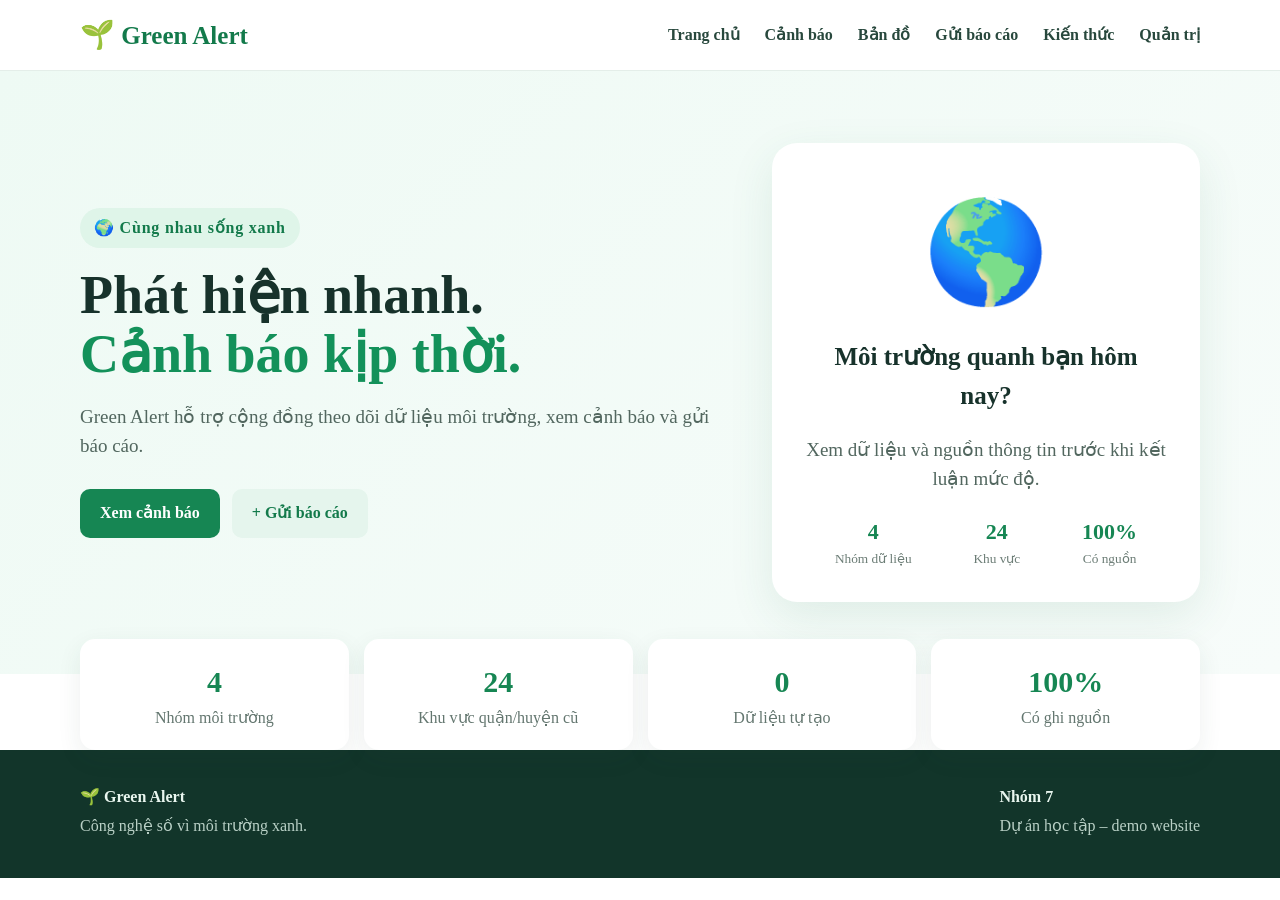
<file: index.html>
<!DOCTYPE html>
<html lang="vi"><head><meta charset="UTF-8"><meta name="viewport" content="width=device-width,initial-scale=1.0"><title>Green Alert - Trang chủ</title><link rel="stylesheet" href="style.css"></head>
<body><header class="header"><div class="container nav"><a class="brand" href="index.html"><span>🌱</span> Green Alert</a><button class="menu-btn" id="menuBtn">☰</button><nav id="navMenu"><a class="active" href="index.html">Trang chủ</a><a href="alerts.html">Cảnh báo</a><a href="map.html">Bản đồ</a><a href="report.html">Gửi báo cáo</a><a href="knowledge.html">Kiến thức</a><a href="admin.html">Quản trị</a></nav></div></header>
<main><section class="hero"><div class="container hero-grid"><div><span class="badge">🌍 Cùng nhau sống xanh</span><h1>Phát hiện nhanh.<br><span>Cảnh báo kịp thời.</span></h1><p>Green Alert hỗ trợ cộng đồng theo dõi dữ liệu môi trường, xem cảnh báo và gửi báo cáo.</p><div class="actions"><a class="btn primary" href="alerts.html">Xem cảnh báo</a><a class="btn secondary" href="report.html">+ Gửi báo cáo</a></div></div><div class="hero-card"><div class="earth">🌎</div><h3>Môi trường quanh bạn hôm nay?</h3><p>Xem dữ liệu và nguồn thông tin trước khi kết luận mức độ.</p><div class="mini-stats"><span><b>4</b><small>Nhóm dữ liệu</small></span><span><b>24</b><small>Khu vực</small></span><span><b>100%</b><small>Có nguồn</small></span></div></div></div></section><section class="stats container"><div><strong>4</strong><span>Nhóm môi trường</span></div><div><strong>24</strong><span>Khu vực quận/huyện cũ</span></div><div><strong>0</strong><span>Dữ liệu tự tạo</span></div><div><strong>100%</strong><span>Có ghi nguồn</span></div></section></main><footer><div class="container footer"><div><b>🌱 Green Alert</b><p>Công nghệ số vì môi trường xanh.</p></div><div><b>Nhóm 7</b><p>Dự án học tập – demo website</p></div></div></footer><script src="script.js"></script></body></html>
</file>
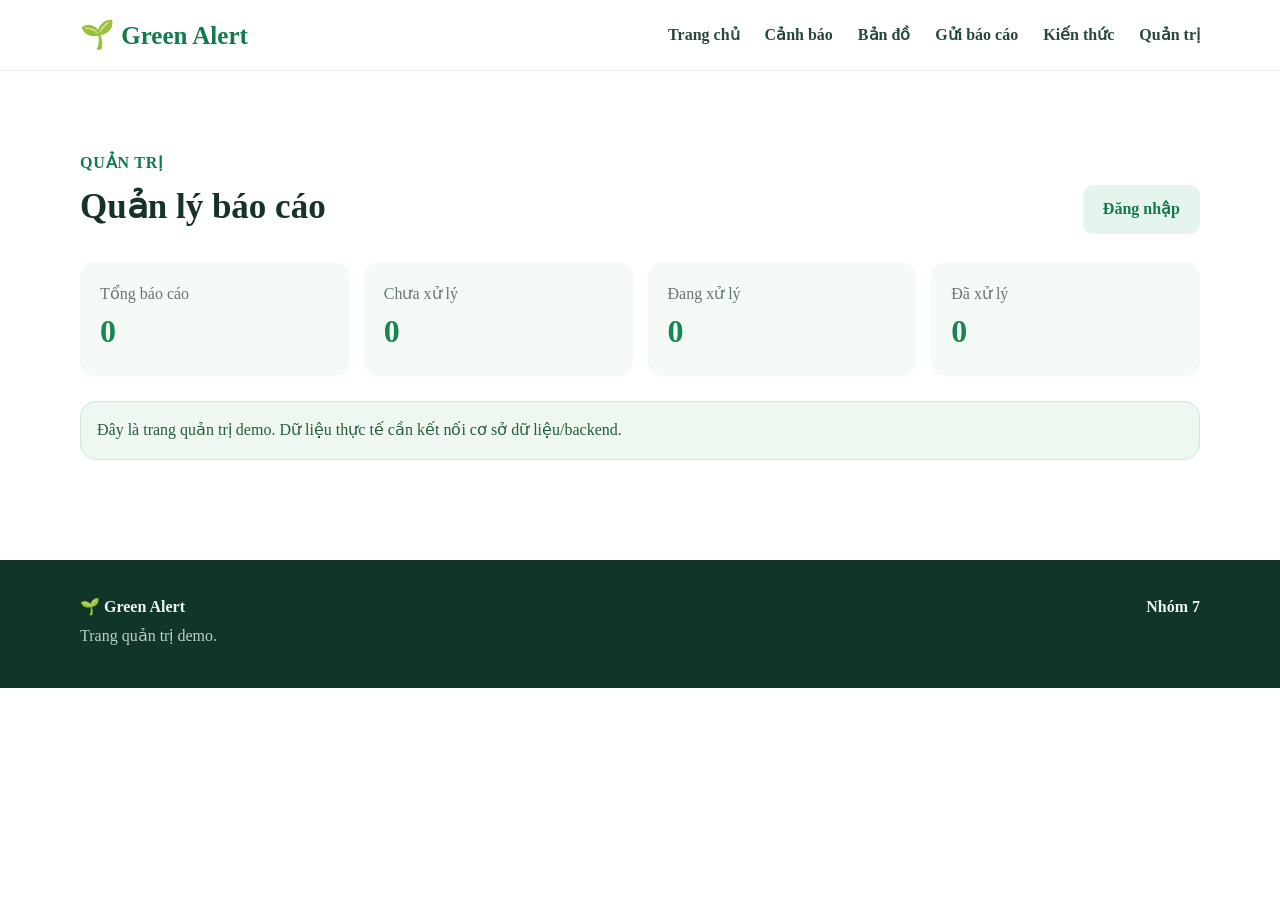
<file: admin.html>
<!DOCTYPE html><html lang="vi"><head><meta charset="UTF-8"><meta name="viewport" content="width=device-width,initial-scale=1.0"><title>Quản trị - Green Alert</title><link rel="stylesheet" href="style.css"></head><body><header class="header"><div class="container nav"><a class="brand" href="index.html"><span>🌱</span> Green Alert</a><button class="menu-btn" id="menuBtn">☰</button><nav id="navMenu"><a href="index.html">Trang chủ</a><a href="alerts.html">Cảnh báo</a><a href="map.html">Bản đồ</a><a href="report.html">Gửi báo cáo</a><a href="knowledge.html">Kiến thức</a><a class="active" href="admin.html">Quản trị</a></nav></div></header><main><section class="section"><div class="container"><div class="section-title"><div><span class="eyebrow">QUẢN TRỊ</span><h2>Quản lý báo cáo</h2></div><button class="btn secondary" onclick="showToast('Chức năng đăng nhập quản trị là bản demo')">Đăng nhập</button></div><div class="admin-grid"><div class="admin-stat"><span>Tổng báo cáo</span><b id="totalReports">0</b></div><div class="admin-stat"><span>Chưa xử lý</span><b>0</b></div><div class="admin-stat"><span>Đang xử lý</span><b>0</b></div><div class="admin-stat"><span>Đã xử lý</span><b>0</b></div></div><div class="notice">Đây là trang quản trị demo. Dữ liệu thực tế cần kết nối cơ sở dữ liệu/backend.</div></div></section></main><footer><div class="container footer"><div><b>🌱 Green Alert</b><p>Trang quản trị demo.</p></div><div><b>Nhóm 7</b></div></div></footer><div id="toast"></div><script src="script.js"></script></body></html>
</file>
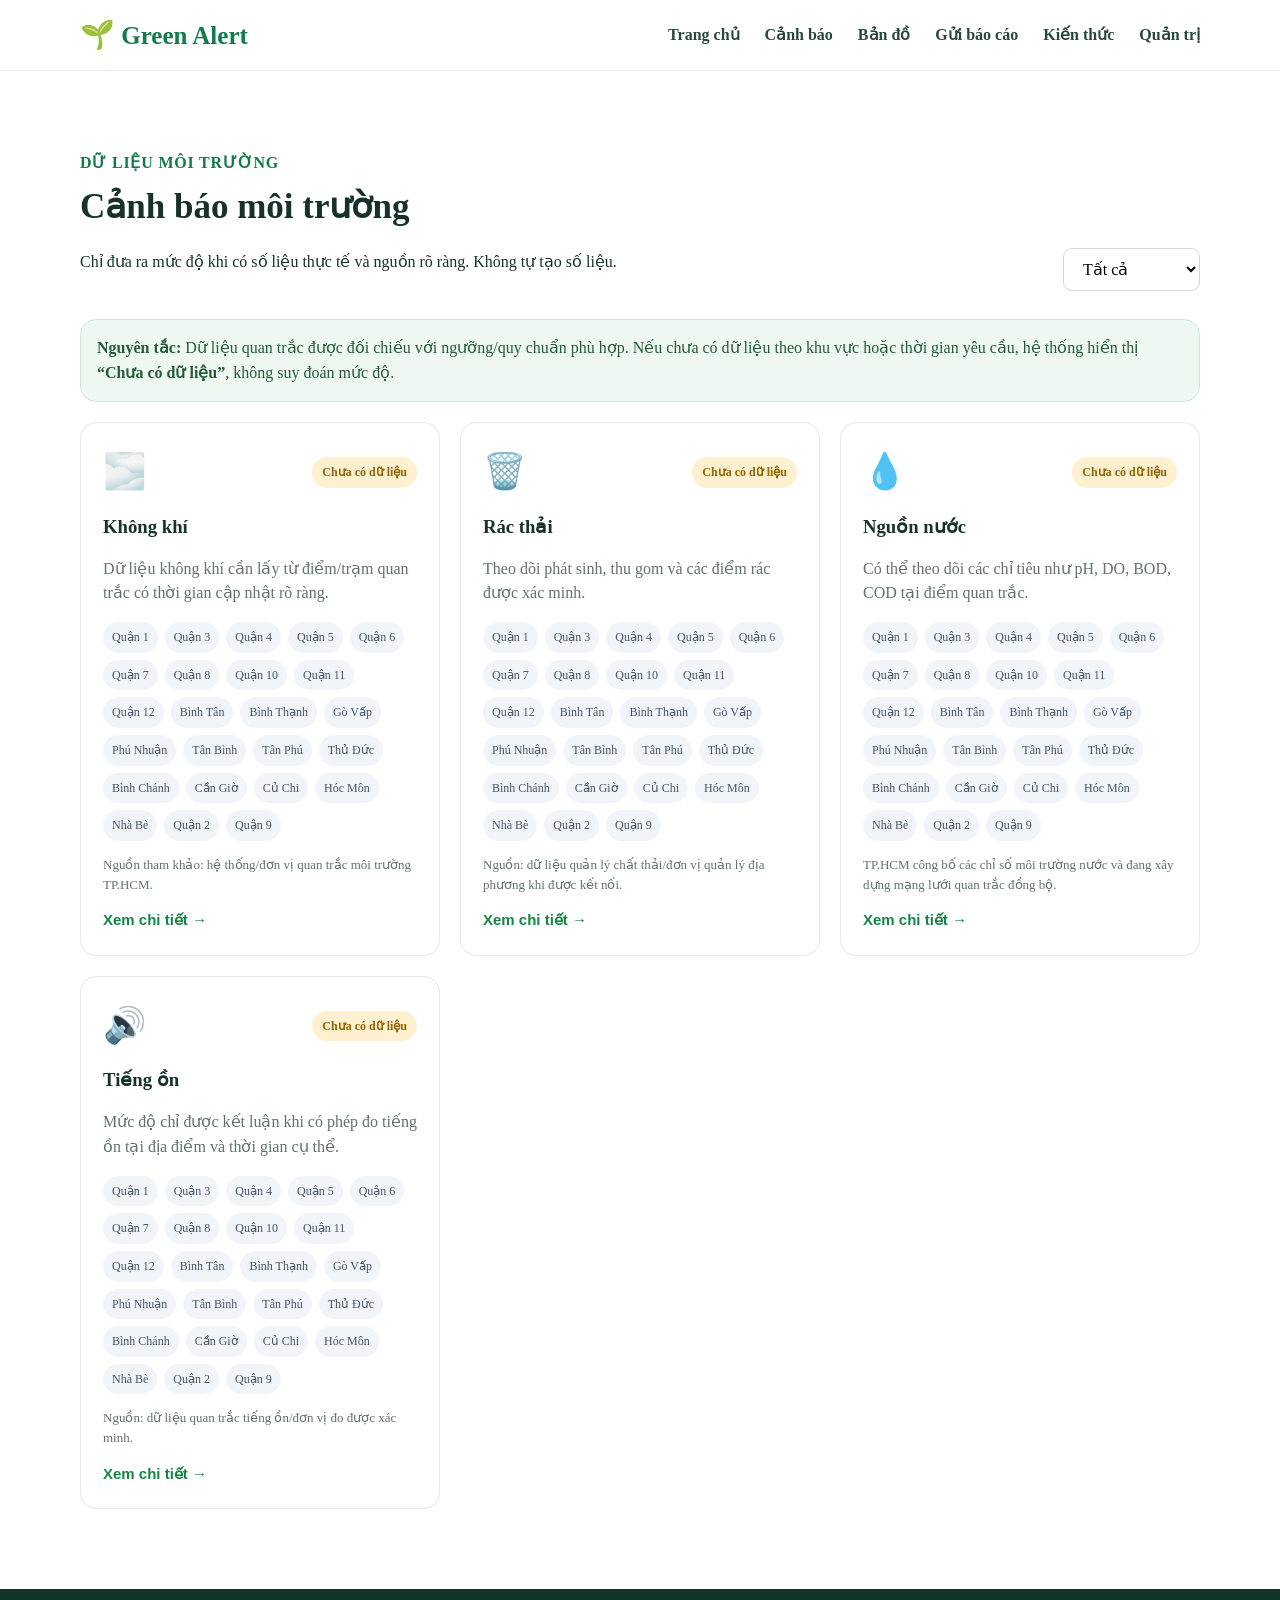
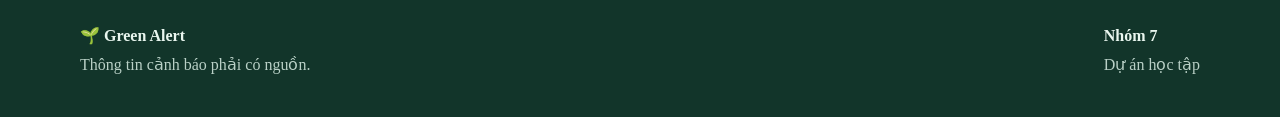
<file: alerts.html>
<!DOCTYPE html><html lang="vi"><head><meta charset="UTF-8"><meta name="viewport" content="width=device-width,initial-scale=1.0"><title>Cảnh báo môi trường - Green Alert</title><link rel="stylesheet" href="style.css"></head><body><header class="header"><div class="container nav"><a class="brand" href="index.html"><span>🌱</span> Green Alert</a><button class="menu-btn" id="menuBtn">☰</button><nav id="navMenu"><a href="index.html">Trang chủ</a><a class="active" href="alerts.html">Cảnh báo</a><a href="map.html">Bản đồ</a><a href="report.html">Gửi báo cáo</a><a href="knowledge.html">Kiến thức</a><a href="admin.html">Quản trị</a></nav></div></header><main><section class="section"><div class="container"><div class="section-title"><div><span class="eyebrow">DỮ LIỆU MÔI TRƯỜNG</span><h2>Cảnh báo môi trường</h2><p>Chỉ đưa ra mức độ khi có số liệu thực tế và nguồn rõ ràng. Không tự tạo số liệu.</p></div><select id="filter"><option value="all">Tất cả</option><option value="air">Không khí</option><option value="trash">Rác thải</option><option value="water">Nguồn nước</option><option value="noise">Tiếng ồn</option></select></div><div class="notice"><b>Nguyên tắc:</b> Dữ liệu quan trắc được đối chiếu với ngưỡng/quy chuẩn phù hợp. Nếu chưa có dữ liệu theo khu vực hoặc thời gian yêu cầu, hệ thống hiển thị <b>“Chưa có dữ liệu”</b>, không suy đoán mức độ.</div><div class="cards" id="alertList"></div></div></section></main><footer><div class="container footer"><div><b>🌱 Green Alert</b><p>Thông tin cảnh báo phải có nguồn.</p></div><div><b>Nhóm 7</b><p>Dự án học tập</p></div></div></footer><div id="modal" class="modal"><div class="modal-box"><button class="modal-close" id="modalClose">×</button><div id="modalContent"></div></div></div><script src="script.js"></script></body></html>
</file>
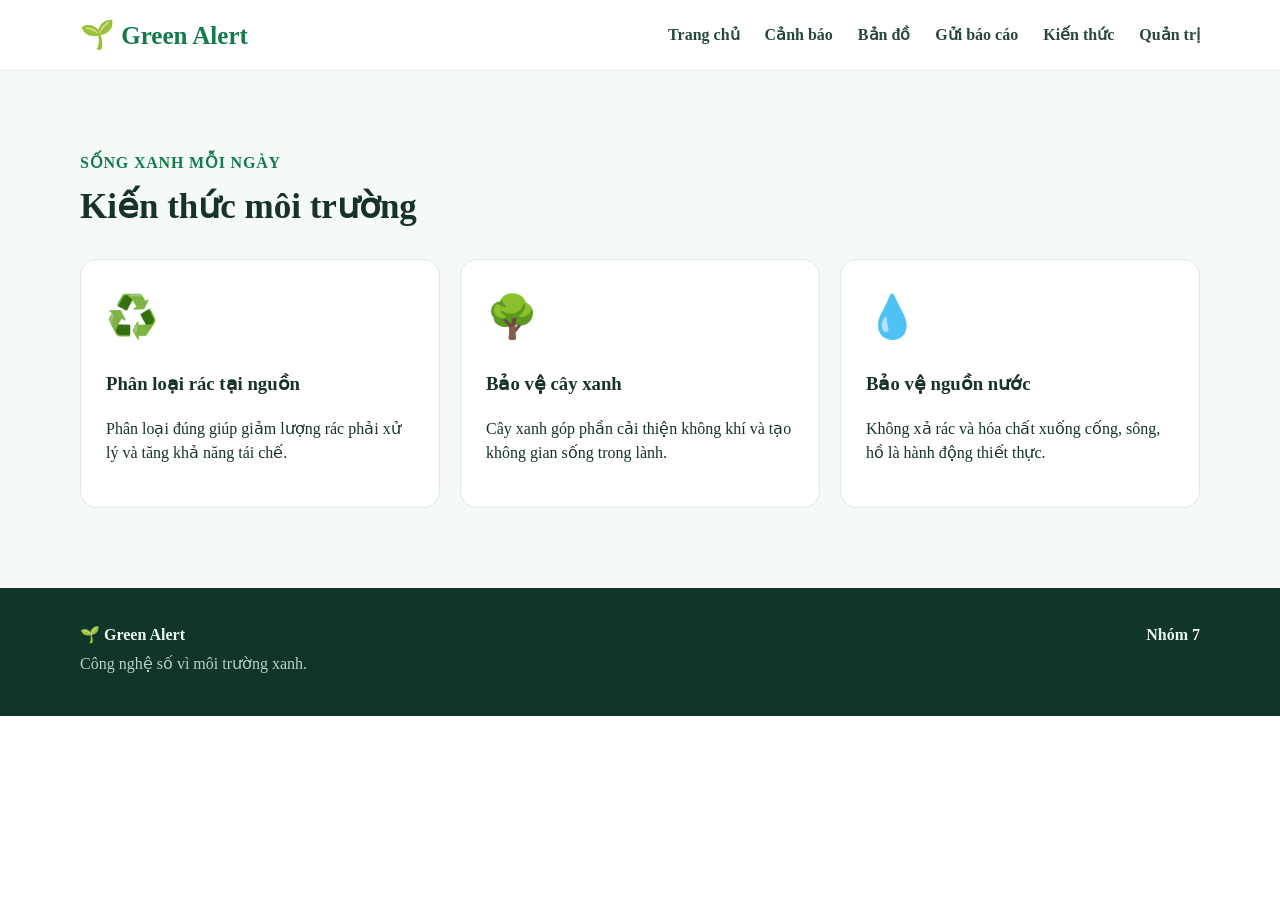
<file: knowledge.html>
<!DOCTYPE html><html lang="vi"><head><meta charset="UTF-8"><meta name="viewport" content="width=device-width,initial-scale=1.0"><title>Kiến thức - Green Alert</title><link rel="stylesheet" href="style.css"></head><body><header class="header"><div class="container nav"><a class="brand" href="index.html"><span>🌱</span> Green Alert</a><button class="menu-btn" id="menuBtn">☰</button><nav id="navMenu"><a href="index.html">Trang chủ</a><a href="alerts.html">Cảnh báo</a><a href="map.html">Bản đồ</a><a href="report.html">Gửi báo cáo</a><a class="active" href="knowledge.html">Kiến thức</a><a href="admin.html">Quản trị</a></nav></div></header><main><section class="section soft"><div class="container"><span class="eyebrow">SỐNG XANH MỖI NGÀY</span><h2>Kiến thức môi trường</h2><div class="knowledge"><article><div class="icon">♻️</div><h3>Phân loại rác tại nguồn</h3><p>Phân loại đúng giúp giảm lượng rác phải xử lý và tăng khả năng tái chế.</p></article><article><div class="icon">🌳</div><h3>Bảo vệ cây xanh</h3><p>Cây xanh góp phần cải thiện không khí và tạo không gian sống trong lành.</p></article><article><div class="icon">💧</div><h3>Bảo vệ nguồn nước</h3><p>Không xả rác và hóa chất xuống cống, sông, hồ là hành động thiết thực.</p></article></div></div></section></main><footer><div class="container footer"><div><b>🌱 Green Alert</b><p>Công nghệ số vì môi trường xanh.</p></div><div><b>Nhóm 7</b></div></div></footer><script src="script.js"></script></body></html>
</file>
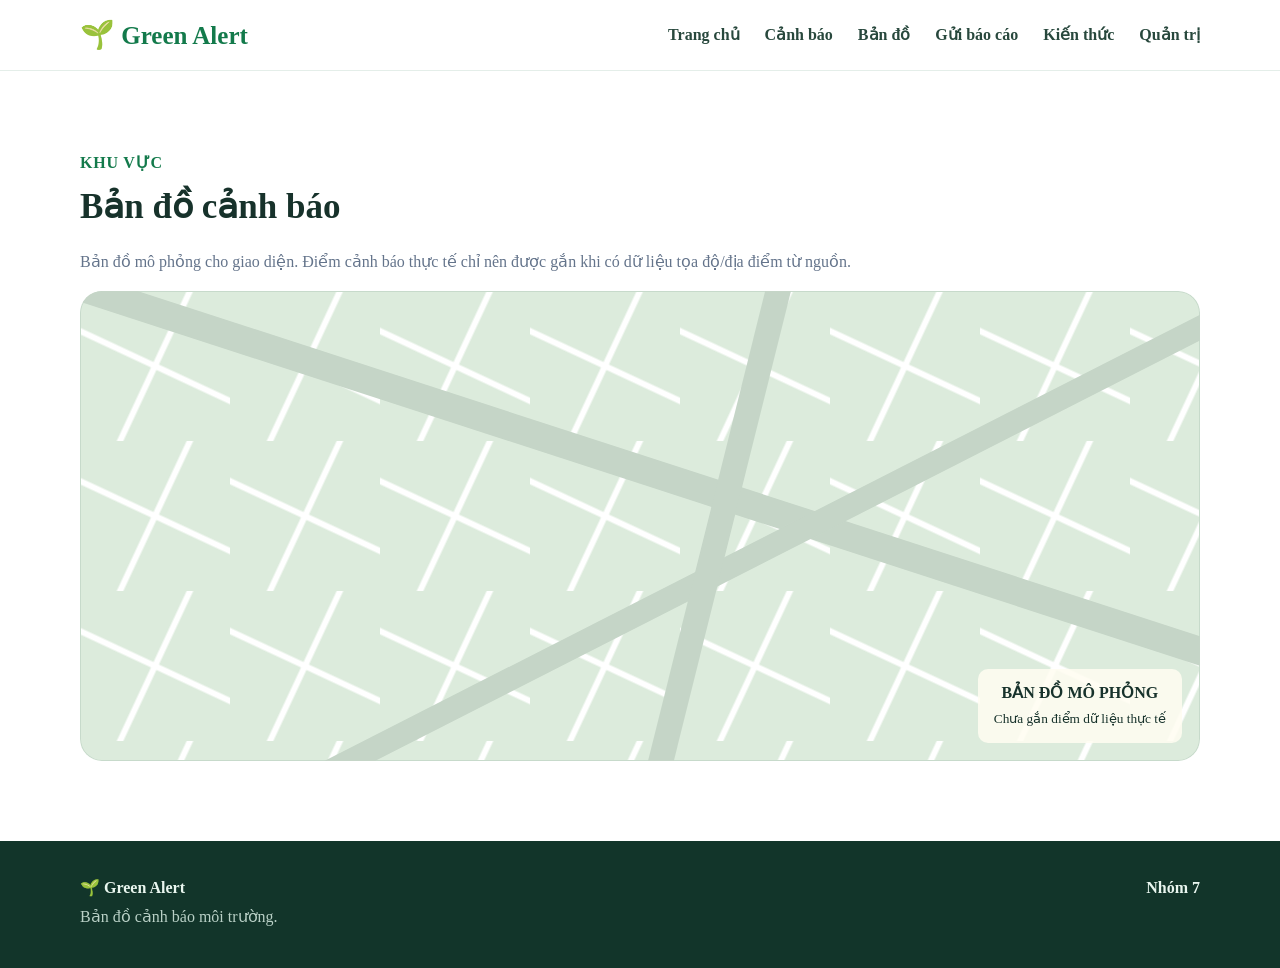
<file: map.html>
<!DOCTYPE html><html lang="vi"><head><meta charset="UTF-8"><meta name="viewport" content="width=device-width,initial-scale=1.0"><title>Bản đồ - Green Alert</title><link rel="stylesheet" href="style.css"></head><body><header class="header"><div class="container nav"><a class="brand" href="index.html"><span>🌱</span> Green Alert</a><button class="menu-btn" id="menuBtn">☰</button><nav id="navMenu"><a href="index.html">Trang chủ</a><a href="alerts.html">Cảnh báo</a><a class="active" href="map.html">Bản đồ</a><a href="report.html">Gửi báo cáo</a><a href="knowledge.html">Kiến thức</a><a href="admin.html">Quản trị</a></nav></div></header><main><section class="section"><div class="container"><span class="eyebrow">KHU VỰC</span><h2>Bản đồ cảnh báo</h2><p class="muted">Bản đồ mô phỏng cho giao diện. Điểm cảnh báo thực tế chỉ nên được gắn khi có dữ liệu tọa độ/địa điểm từ nguồn.</p><div class="fake-map"><div class="road r1"></div><div class="road r2"></div><div class="road r3"></div><div class="map-label">BẢN ĐỒ MÔ PHỎNG<br><small>Chưa gắn điểm dữ liệu thực tế</small></div></div></div></section></main><footer><div class="container footer"><div><b>🌱 Green Alert</b><p>Bản đồ cảnh báo môi trường.</p></div><div><b>Nhóm 7</b></div></div></footer><script src="script.js"></script></body></html>
</file>
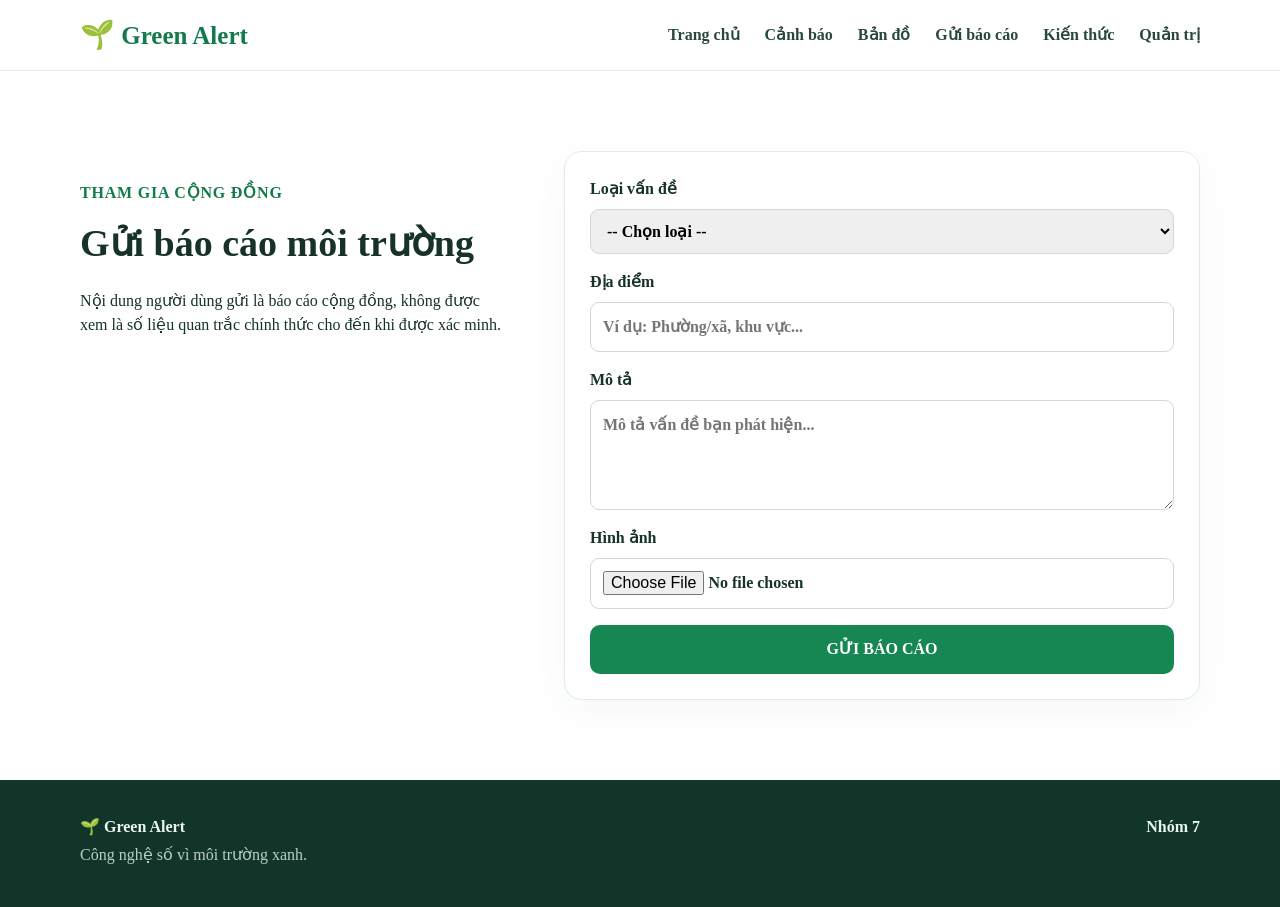
<file: report.html>
<!DOCTYPE html><html lang="vi"><head><meta charset="UTF-8"><meta name="viewport" content="width=device-width,initial-scale=1.0"><title>Gửi báo cáo - Green Alert</title><link rel="stylesheet" href="style.css"></head><body><header class="header"><div class="container nav"><a class="brand" href="index.html"><span>🌱</span> Green Alert</a><button class="menu-btn" id="menuBtn">☰</button><nav id="navMenu"><a href="index.html">Trang chủ</a><a href="alerts.html">Cảnh báo</a><a href="map.html">Bản đồ</a><a class="active" href="report.html">Gửi báo cáo</a><a href="knowledge.html">Kiến thức</a><a href="admin.html">Quản trị</a></nav></div></header><main><section class="section"><div class="container report-grid"><div><span class="eyebrow">THAM GIA CỘNG ĐỒNG</span><h2>Gửi báo cáo môi trường</h2><p>Nội dung người dùng gửi là báo cáo cộng đồng, không được xem là số liệu quan trắc chính thức cho đến khi được xác minh.</p></div><form id="reportForm" class="form-card"><label>Loại vấn đề<select id="type" required><option value="">-- Chọn loại --</option><option>Rác thải</option><option>Ô nhiễm không khí</option><option>Ô nhiễm nước</option><option>Tiếng ồn</option><option>Khác</option></select></label><label>Địa điểm<input id="location" required placeholder="Ví dụ: Phường/xã, khu vực..."></label><label>Mô tả<textarea id="description" required placeholder="Mô tả vấn đề bạn phát hiện..."></textarea></label><label>Hình ảnh<input type="file" accept="image/*"></label><button class="btn primary full" type="submit">GỬI BÁO CÁO</button></form></div></section></main><footer><div class="container footer"><div><b>🌱 Green Alert</b><p>Công nghệ số vì môi trường xanh.</p></div><div><b>Nhóm 7</b></div></div></footer><div id="toast"></div><script src="script.js"></script></body></html>
</file>
<file: style.css>
*{box-sizing:border-box}html{scroll-behavior:smooth}body{margin:0;font-family:"Times New Roman",Times,serif;color:#17322b;background:#fff;line-height:1.55}.container{width:min(1120px,92%);margin:auto}.header{position:sticky;top:0;z-index:20;background:#fff;border-bottom:1px solid #e4eee9}.nav{min-height:70px;display:flex;align-items:center;justify-content:space-between}.brand{font-size:25px;font-weight:bold;color:#137a4b;text-decoration:none}.brand span{font-size:28px}nav{display:flex;gap:25px}nav a{color:#28483d;text-decoration:none;font-weight:bold}nav a:hover{color:#13834e}.menu-btn{display:none;border:0;background:#eaf7f0;border-radius:10px;padding:9px 12px;font-size:20px}.hero{background:linear-gradient(135deg,#eefaf4,#f7fcfa);padding:72px 0}.hero-grid{display:grid;grid-template-columns:1.2fr .8fr;gap:50px;align-items:center}.badge,.eyebrow{color:#137a4b;font-weight:bold;letter-spacing:.8px}.badge{display:inline-block;background:#dff5e9;border-radius:30px;padding:8px 14px}.hero h1{font-size:54px;line-height:1.08;margin:18px 0}.hero h1 span{color:#13915a}.hero p{font-size:19px;max-width:680px;color:#52675f}.actions{display:flex;gap:12px;margin-top:28px}.btn{display:inline-block;border:0;border-radius:10px;padding:12px 20px;font:inherit;font-weight:bold;text-decoration:none;cursor:pointer}.primary{background:#168653;color:white}.secondary{background:#e5f5ed;color:#137a4b}.full{width:100%}.hero-card{background:#fff;border-radius:25px;padding:32px;box-shadow:0 15px 45px #2c76531c;text-align:center}.earth{font-size:100px}.hero-card h3{font-size:25px;margin:8px}.mini-stats{display:flex;justify-content:space-around;margin-top:22px}.mini-stats span{display:flex;flex-direction:column}.mini-stats b{font-size:22px;color:#168653}.mini-stats small{color:#6c7d76}.stats{display:grid;grid-template-columns:repeat(4,1fr);gap:15px;margin-top:-35px;position:relative}.stats div{background:#fff;border-radius:15px;padding:20px;text-align:center;box-shadow:0 8px 25px #214d3a15}.stats strong{display:block;font-size:30px;color:#168653}.stats span{color:#63766f}.section{padding:80px 0}.soft{background:#f5faf7}.section-title{display:flex;justify-content:space-between;align-items:end;gap:20px;margin-bottom:28px}.section h2{font-size:35px;margin:4px 0 0}.section-title select{padding:11px 15px;border:1px solid #ccdcd4;border-radius:9px;font:inherit;background:white}.cards{display:grid;grid-template-columns:repeat(3,1fr);gap:20px}.card{background:#fff;border:1px solid #e0ebe6;border-radius:16px;padding:22px}.card-top{display:flex;justify-content:space-between;align-items:center}.type-icon{font-size:35px}.level{padding:5px 9px;border-radius:20px;font-size:14px}.high{background:#ffe2e0;color:#b52922}.medium{background:#fff0d8;color:#a86600}.done{background:#dff5e7;color:#167343}.card h3{margin:12px 0 5px}.card p{color:#60736b}.card .link{color:#137a4b;font-weight:bold;cursor:pointer}.legend{font-size:14px}.legend i{display:inline-block;width:10px;height:10px;border-radius:50%}.legend .red{background:#e24c45}.legend .orange{background:#eea53d}.legend .green{background:#3aa76d}.fake-map{height:470px;border-radius:22px;overflow:hidden;position:relative;background:#dcebdc;background-image:linear-gradient(25deg,transparent 48%,#fff 49%,#fff 51%,transparent 52%),linear-gradient(115deg,transparent 48%,#fff 49%,#fff 51%,transparent 52%);background-size:150px 150px;box-shadow:inset 0 0 0 1px #c7dacb}.road{position:absolute;background:#c5d5c7}.r1{width:120%;height:28px;transform:rotate(18deg);top:35%;left:-10%}.r2{width:120%;height:23px;transform:rotate(-27deg);top:60%;left:-5%}.r3{width:25px;height:120%;transform:rotate(14deg);left:56%;top:-10%}.pin{position:absolute;border:0;background:none;font-size:38px;cursor:pointer;text-shadow:0 2px 4px #0005}.pin.high{color:#df4c44}.pin.medium{color:#eea33a}.pin.done{color:#39a66b}.p1{left:25%;top:35%}.p2{left:64%;top:25%}.p3{left:72%;top:65%}.p4{left:43%;top:72%}.map-label{position:absolute;right:18px;bottom:18px;background:#fffdf1d9;padding:12px 16px;border-radius:10px;text-align:center;font-weight:bold}.map-label small{font-weight:normal}.report-grid{display:grid;grid-template-columns:.8fr 1.2fr;gap:60px;align-items:start}.report-grid>div:first-child{padding-top:30px}.report-grid h2{font-size:38px;margin:8px 0}.tip{background:#eef9f2;padding:16px;border-radius:12px;margin-top:25px}.form-card{background:#fff;border:1px solid #e0ebe6;border-radius:18px;padding:25px;box-shadow:0 10px 35px #214d3a0c}.form-card label{display:block;font-weight:bold;margin-bottom:16px}.form-card input,.form-card select,.form-card textarea{display:block;width:100%;margin-top:7px;padding:12px;border:1px solid #ccdcd4;border-radius:9px;font:inherit}.form-card textarea{min-height:110px;resize:vertical}.knowledge{display:grid;grid-template-columns:repeat(3,1fr);gap:20px;margin-top:25px}.knowledge article{background:#fff;padding:25px;border-radius:17px;border:1px solid #dfebe5}.icon{font-size:42px}.knowledge button{border:0;background:none;color:#137a4b;font:inherit;font-weight:bold;cursor:pointer}.admin-grid{display:grid;grid-template-columns:repeat(4,1fr);gap:15px;margin:25px 0}.admin-stat{background:#f5faf7;border-radius:15px;padding:20px}.admin-stat span{display:block;color:#64776e}.admin-stat b{font-size:32px;color:#168653}.table-wrap{overflow:auto}.table-wrap table{width:100%;border-collapse:collapse;background:#fff}.table-wrap th,.table-wrap td{padding:14px;border-bottom:1px solid #e2ebe6;text-align:left;white-space:nowrap}.table-wrap th{background:#eef7f1}.tag{padding:4px 8px;border-radius:15px}.tag.danger{background:#ffe1df;color:#a82d25}.tag.warn{background:#fff0d5;color:#966000}.tag.ok{background:#def4e6;color:#167343}footer{background:#12352a;color:#e9f6ef;padding:35px 0}.footer{display:flex;justify-content:space-between}.footer p{margin:4px 0;color:#b9d0c6}#toast{position:fixed;left:50%;bottom:25px;transform:translateX(-50%) translateY(120px);background:#163d30;color:#fff;padding:13px 18px;border-radius:10px;transition:.3s;z-index:99}#toast.show{transform:translateX(-50%) translateY(0)}@media(max-width:800px){.menu-btn{display:block}nav{display:none;position:absolute;top:70px;left:0;right:0;background:#fff;padding:15px 4%;flex-direction:column;gap:12px;border-bottom:1px solid #e4eee9}nav.open{display:flex}.hero{padding:48px 0}.hero-grid,.report-grid{grid-template-columns:1fr;gap:25px}.hero h1{font-size:40px}.hero p{font-size:17px}.stats{grid-template-columns:repeat(2,1fr);margin-top:-20px}.cards,.knowledge{grid-template-columns:1fr}.section{padding:55px 0}.section-title{align-items:flex-start;flex-direction:column}.section h2{font-size:30px}.fake-map{height:360px}.legend{line-height:2}.admin-grid{grid-template-columns:repeat(2,1fr)}.footer{flex-direction:column;gap:15px}.actions{flex-wrap:wrap}.hero-card{padding:22px}.earth{font-size:75px}}@media(max-width:430px){.brand{font-size:21px}.stats strong{font-size:25px}.stats div{padding:14px 8px}.hero h1{font-size:35px}.mini-stats{gap:8px}.mini-stats b{font-size:19px}.admin-grid{grid-template-columns:1fr 1fr}.map-label{font-size:12px}.pin{font-size:31px}}.active{font-weight:800!important}.notice{background:#eef8f1;border:1px solid #cce9d5;border-radius:16px;padding:16px;margin:20px 0;color:#245c39}.muted,.source{color:#64748b}.district-list{display:flex;flex-wrap:wrap;gap:7px;margin:14px 0}.district-chip{font-size:12px;padding:6px 9px;border-radius:999px;background:#f1f5f9;color:#475569}.link-btn{border:0;background:none;padding:0;color:#178447;font-weight:800;cursor:pointer;font-size:15px}.modal{display:none;position:fixed;inset:0;background:rgba(15,23,42,.5);z-index:1000;padding:20px;align-items:center;justify-content:center}.modal.show{display:flex}.modal-box{position:relative;background:#fff;border-radius:22px;max-width:680px;width:100%;max-height:90vh;overflow:auto;padding:30px}.modal-close{position:absolute;right:15px;top:10px;border:0;background:none;font-size:30px;cursor:pointer}.detail-icon{font-size:44px}.detail-box{background:#f8fafc;border-radius:16px;padding:18px;margin:18px 0}.detail-box p{margin:7px 0 16px}.level{display:inline-block;padding:6px 10px;border-radius:999px;font-size:12px;font-weight:800}.level.medium{background:#fff1cf;color:#946200}.level.high{background:#ffe0e0;color:#a11}.level.done{background:#dff7e7;color:#18713b}.card .source{font-size:13px}.card{height:auto!important}@media(max-width:700px){.section-title{align-items:flex-start;gap:14px;flex-direction:column}.section-title select{width:100%}.modal-box{padding:24px 18px}.district-chip{font-size:11px}.nav nav.open{display:flex}}
</file>
